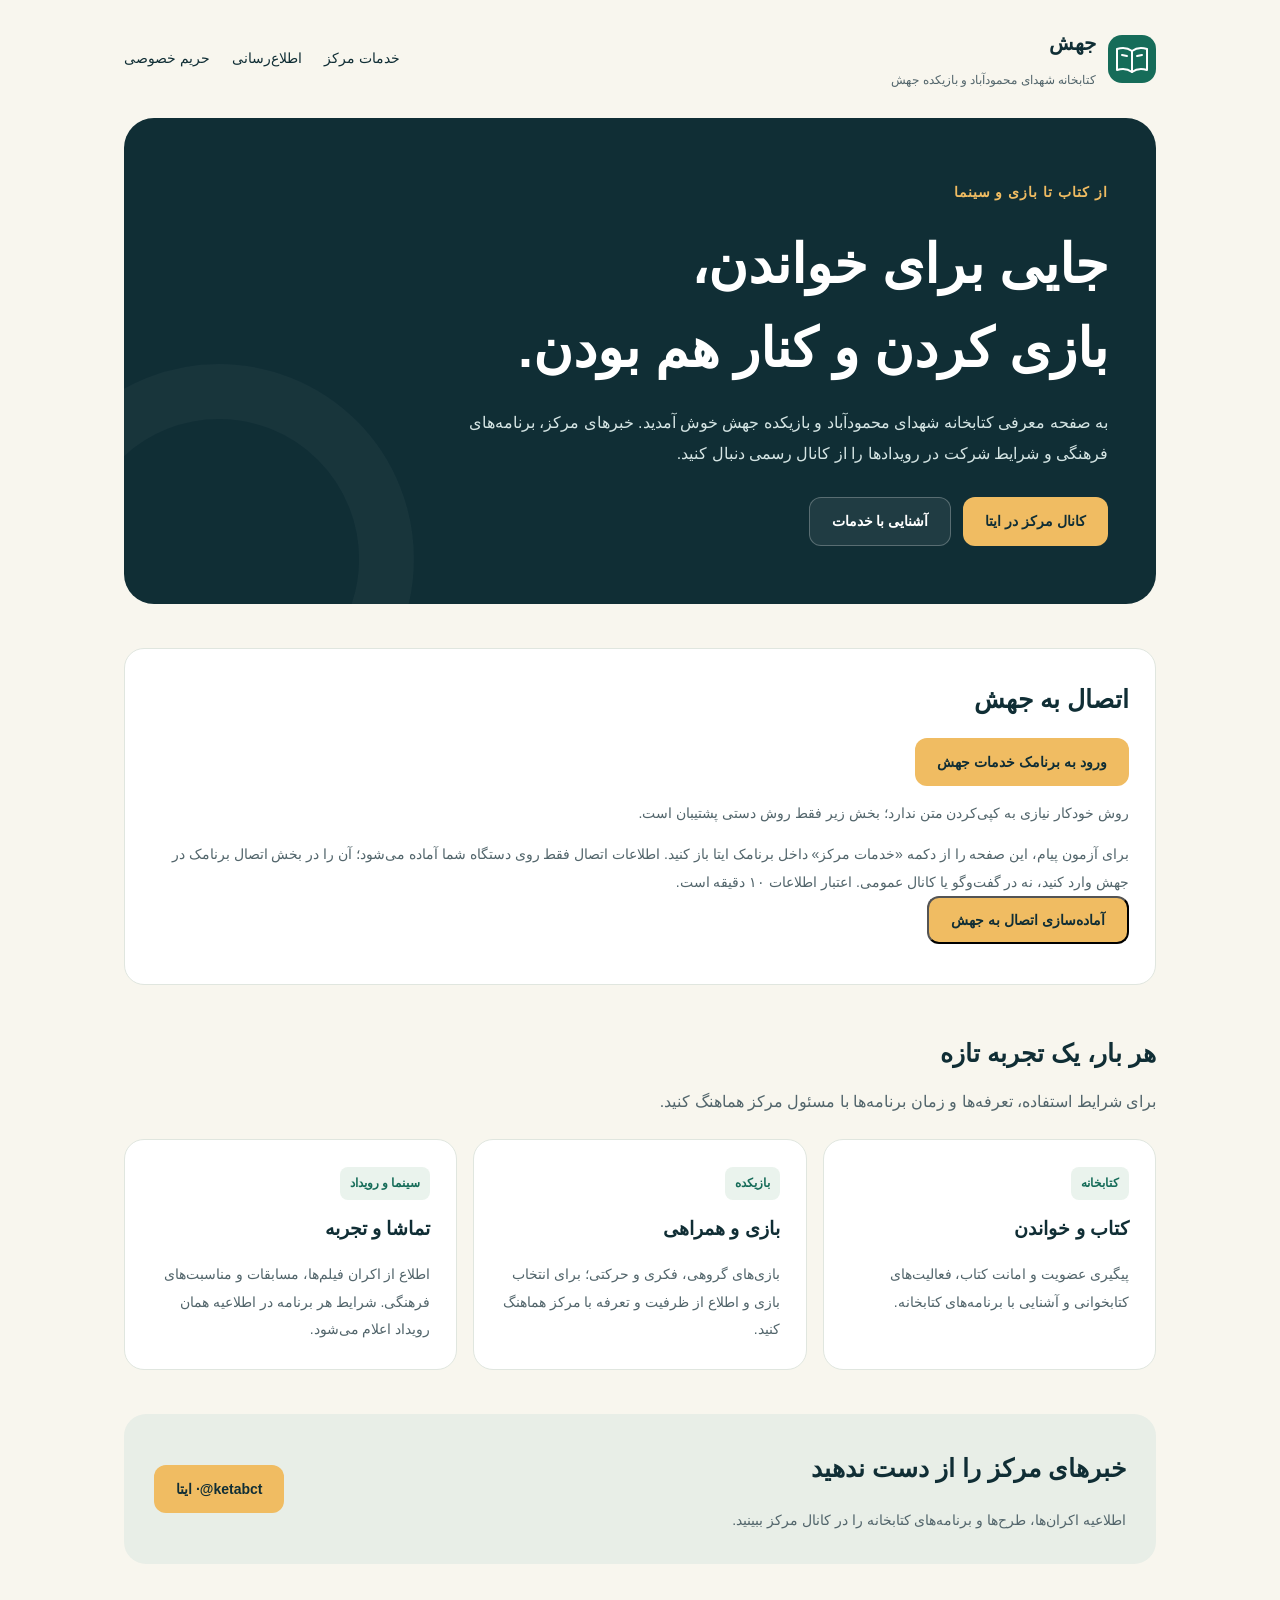
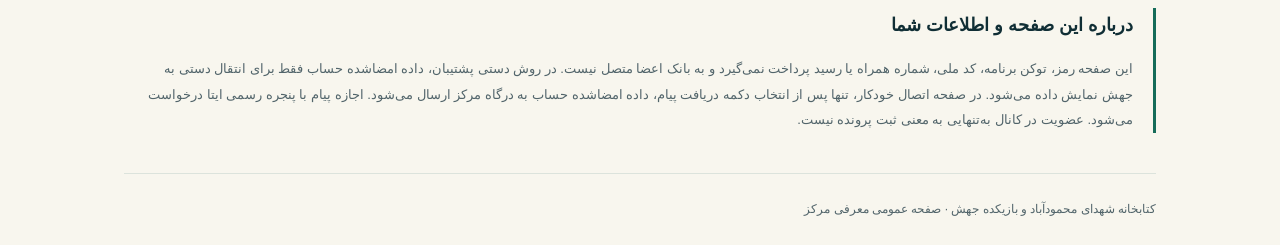
<file: index.html>
<!doctype html>
<html lang="fa" dir="rtl">
<head>
  <meta charset="utf-8">
  <meta name="viewport" content="width=device-width, initial-scale=1">
  <meta name="description" content="صفحه معرفی کتابخانه شهدای محمودآباد و بازیکده جهش؛ کتاب، بازی، سینما و رویدادهای فرهنگی.">
  <meta name="referrer" content="no-referrer">
  <meta http-equiv="Content-Security-Policy" content="default-src 'none'; script-src https://developer.eitaa.com 'sha256-NZ6/RRHl8JkFRATscyGqXaw9WIoztIr5+ONSayVBC04='; style-src 'unsafe-inline'; img-src 'self' data:; base-uri 'none'; form-action 'none'; connect-src 'none'">
  <script src="https://developer.eitaa.com/eitaa-web-app.js" defer></script>
  <meta name="theme-color" content="#102e35">
  <title>جهش | کتابخانه شهدای محمودآباد</title>
  <style>
    :root{color-scheme:light;--ink:#102e35;--muted:#52656b;--green:#166c59;--gold:#f0bc62;--paper:#f8f6ee}
    *{box-sizing:border-box}
    body{margin:0;background:var(--paper);color:var(--ink);font-family:Tahoma,"Segoe UI",sans-serif;line-height:1.95}
    a{color:inherit}a:focus-visible{outline:3px solid #b66f08;outline-offset:5px}
    .skip{position:absolute;top:-80px;right:20px;background:white;padding:10px;z-index:2}.skip:focus{top:10px}
    .wrap{max-width:1080px;margin:auto;padding:0 24px}
    header{display:flex;align-items:center;justify-content:space-between;gap:16px;padding:24px 0}
    .brand{display:flex;align-items:center;gap:12px;text-decoration:none}.mark{width:48px;height:48px;flex-shrink:0;color:var(--green)}
    .brand strong{display:block;font-size:20px}.brand span{font-size:12px;color:var(--muted)}
    nav{display:flex;flex-wrap:wrap;gap:22px;font-size:14px}nav a{text-decoration:none}
    .hero{position:relative;overflow:hidden;border-radius:30px;padding:58px 48px;background:var(--ink);color:white}
    .hero::after{content:"";position:absolute;width:280px;height:280px;border:55px solid #ffffff08;border-radius:50%;left:-100px;bottom:-150px;pointer-events:none}
    .eyebrow{color:var(--gold);font-size:14px;font-weight:700;letter-spacing:1px}
    h1{font-size:clamp(30px,5vw,54px);line-height:1.55;margin:16px 0;max-width:800px}
    .hero p{max-width:660px;color:#d5e5e4;font-size:16px}.actions{display:flex;flex-wrap:wrap;gap:12px;margin-top:28px}
    .button{display:inline-flex;align-items:center;justify-content:center;min-height:48px;border-radius:12px;padding:10px 22px;text-decoration:none;font-size:14px;font-weight:700;background:var(--gold);color:var(--ink)}
    .button.secondary{background:#ffffff12;color:white;border:1px solid #ffffff40}
    section{scroll-margin-top:20px;margin-top:44px}h2{font-size:25px;margin:0 0 8px}h3{font-size:19px;margin:10px 0}
    .intro{color:var(--muted);margin:0 0 22px}.grid{display:grid;grid-template-columns:repeat(3,minmax(0,1fr));gap:16px}
    .card{padding:26px;border-radius:20px;background:white;border:1px solid #e0e6df}.card .tag{font-size:12px;font-weight:700;color:var(--green);background:#eaf3ed;border-radius:8px;padding:5px 10px;display:inline-block}
    .card p{color:var(--muted);font-size:14px;margin-bottom:0}.contact{background:#e8eee7;border-radius:22px;padding:30px;display:flex;align-items:center;justify-content:space-between;gap:24px}
    .contact p{color:var(--muted);font-size:14px;margin-bottom:0}.privacy{border-right:3px solid var(--green);padding:0 20px;color:var(--muted);font-size:13px}
    .privacy h2{font-size:18px;color:var(--ink)}footer{border-top:1px solid #dce3dc;margin-top:40px;padding:24px 0;color:var(--muted);font-size:12px}
    @media(max-width:760px){.wrap{padding:0 16px}header{align-items:flex-start;flex-direction:column;gap:12px}.hero{padding:34px 24px;border-radius:22px}.grid{grid-template-columns:1fr}.contact{align-items:flex-start;flex-direction:column}section{margin-top:30px}nav{gap:18px}.brand strong{font-size:18px}}
    @media(prefers-reduced-motion:no-preference){a{transition:opacity .15s}a:hover{opacity:.85}}
  </style>
</head>
<body>
  <a class="skip" href="#main">رفتن به محتوای اصلی</a>
  <div class="wrap">
    <header>
      <a class="brand" href="#main" aria-label="جهش؛ صفحه اصلی">
        <svg class="mark" viewBox="0 0 48 48" fill="none" aria-hidden="true"><rect width="48" height="48" rx="14" fill="currentColor"/><path d="M9 14c6-2 11-1 15 2 4-3 9-4 15-2v21c-6-2-11-1-15 2-4-3-9-4-15-2V14Z" stroke="white" stroke-width="2" stroke-linejoin="round"/><path d="M24 16v21M14 20l5 1M29 21l5-1" stroke="white" stroke-width="2" stroke-linecap="round"/></svg>
        <div><strong>جهش</strong><span>کتابخانه شهدای محمودآباد و بازیکده جهش</span></div>
      </a>
      <nav aria-label="راهنمای صفحه"><a href="#services">خدمات مرکز</a><a href="#contact">اطلاع‌رسانی</a><a href="#privacy">حریم خصوصی</a></nav>
    </header>
    <main id="main">
      <div class="hero">
        <span class="eyebrow">از کتاب تا بازی و سینما</span>
        <h1>جایی برای خواندن،<br>بازی کردن و کنار هم بودن.</h1>
        <p>به صفحه معرفی کتابخانه شهدای محمودآباد و بازیکده جهش خوش آمدید. خبرهای مرکز، برنامه‌های فرهنگی و شرایط شرکت در رویدادها را از کانال رسمی دنبال کنید.</p>
        <div class="actions"><a class="button" href="https://eitaa.com/ketabct" rel="noreferrer">کانال مرکز در ایتا</a><a class="button secondary" href="#services">آشنایی با خدمات</a></div>
      </div>
      <section class="card" id="connect" aria-labelledby="connect-title">
        <h2 id="connect-title">اتصال به جهش</h2>
        <p><a class="button" href="./connect.html">ورود به برنامک خدمات جهش</a></p>
        <p>روش خودکار نیازی به کپی‌کردن متن ندارد؛ بخش زیر فقط روش دستی پشتیبان است.</p>
        <p>برای آزمون پیام، این صفحه را از دکمه «خدمات مرکز» داخل برنامک ایتا باز کنید. اطلاعات اتصال فقط روی دستگاه شما آماده می‌شود؛ آن را در بخش اتصال برنامک در جهش وارد کنید، نه در گفت‌وگو یا کانال عمومی. اعتبار اطلاعات ۱۰ دقیقه است.</p>
        <button type="button" class="button" id="prepare-connection">آماده‌سازی اتصال به جهش</button>
        <p id="connection-status" role="status" aria-live="polite"></p>
        <textarea id="connection-data" aria-label="اطلاعات امضاشده اتصال؛ فقط در جهش وارد کنید" readonly hidden dir="ltr" style="width:100%;min-height:110px"></textarea>
      </section>
      <section id="services" aria-labelledby="services-title">
        <h2 id="services-title">هر بار، یک تجربه تازه</h2><p class="intro">برای شرایط استفاده، تعرفه‌ها و زمان برنامه‌ها با مسئول مرکز هماهنگ کنید.</p>
        <div class="grid">
          <article class="card"><span class="tag">کتابخانه</span><h3>کتاب و خواندن</h3><p>پیگیری عضویت و امانت کتاب، فعالیت‌های کتابخوانی و آشنایی با برنامه‌های کتابخانه.</p></article>
          <article class="card"><span class="tag">بازیکده</span><h3>بازی و همراهی</h3><p>بازی‌های گروهی، فکری و حرکتی؛ برای انتخاب بازی و اطلاع از ظرفیت و تعرفه با مرکز هماهنگ کنید.</p></article>
          <article class="card"><span class="tag">سینما و رویداد</span><h3>تماشا و تجربه</h3><p>اطلاع از اکران فیلم‌ها، مسابقات و مناسبت‌های فرهنگی. شرایط هر برنامه در اطلاعیه همان رویداد اعلام می‌شود.</p></article>
        </div>
      </section>
      <section id="contact" class="contact" aria-labelledby="contact-title">
        <div><h2 id="contact-title">خبرهای مرکز را از دست ندهید</h2><p>اطلاعیه اکران‌ها، طرح‌ها و برنامه‌های کتابخانه را در کانال مرکز ببینید.</p></div>
        <a class="button" href="https://eitaa.com/ketabct" rel="noreferrer"><bdi>@ketabct</bdi> · ایتا</a>
      </section>
      <section id="privacy" class="privacy" aria-labelledby="privacy-title">
        <h2 id="privacy-title">درباره این صفحه و اطلاعات شما</h2>
        <p>این صفحه رمز، توکن برنامه، کد ملی، شماره همراه یا رسید پرداخت نمی‌گیرد و به بانک اعضا متصل نیست. در روش دستی پشتیبان، داده امضاشده حساب فقط برای انتقال دستی به جهش نمایش داده می‌شود. در صفحه اتصال خودکار، تنها پس از انتخاب دکمه دریافت پیام، داده امضاشده حساب به درگاه مرکز ارسال می‌شود. اجازه پیام با پنجره رسمی ایتا درخواست می‌شود. عضویت در کانال به‌تنهایی به معنی ثبت پرونده نیست.</p>
      </section>
    </main>
    <footer>کتابخانه شهدای محمودآباد و بازیکده جهش · صفحه عمومی معرفی مرکز</footer>
  </div>
<script>
"use strict";
const connectionButton = document.getElementById("prepare-connection");
const connectionStatus = document.getElementById("connection-status");
const connectionData = document.getElementById("connection-data");
connectionButton.addEventListener("click", () => {
  const app = window.Eitaa && window.Eitaa.WebApp;
  connectionData.value = "";
  connectionData.hidden = true;
  if (!app || !app.initData) {
    connectionStatus.textContent = "این صفحه را از داخل برنامک ایتا، دکمه خدمات مرکز باز کنید؛ مرورگر معمولی شناسه معتبر نمی‌دهد.";
    return;
  }
  const showConnection = () => {
    connectionData.value = app.initData;
    connectionData.hidden = false;
    connectionData.focus();
    connectionData.select();
    connectionStatus.textContent = "متن انتخاب‌شده را کپی و فقط در تنظیمات برنامک جهش وارد کنید. هیچ پیامی هنوز ارسال نشده است.";
  };
  if (app.initDataUnsafe && app.initDataUnsafe.user && app.initDataUnsafe.user.allows_write_to_pm === true) {
    showConnection();
  } else if (typeof app.requestWriteAccess === "function") {
    app.requestWriteAccess(allowed => {
      connectionStatus.textContent = allowed ? "مجوز داده شد. برنامک را ببندید و دوباره باز کنید تا مجوز در اطلاعات امضاشده ثبت شود؛ سپس آماده‌سازی اتصال را بزنید." : "مجوز ارسال داده نشد؛ هیچ پیامی ارسال نمی‌شود.";
    });
  } else {
    connectionStatus.textContent = "این نسخه ایتا از درخواست مجوز پشتیبانی نمی‌کند؛ ایتا را به‌روز کنید.";
  }
});
</script>
</body>
</html>
</file>
